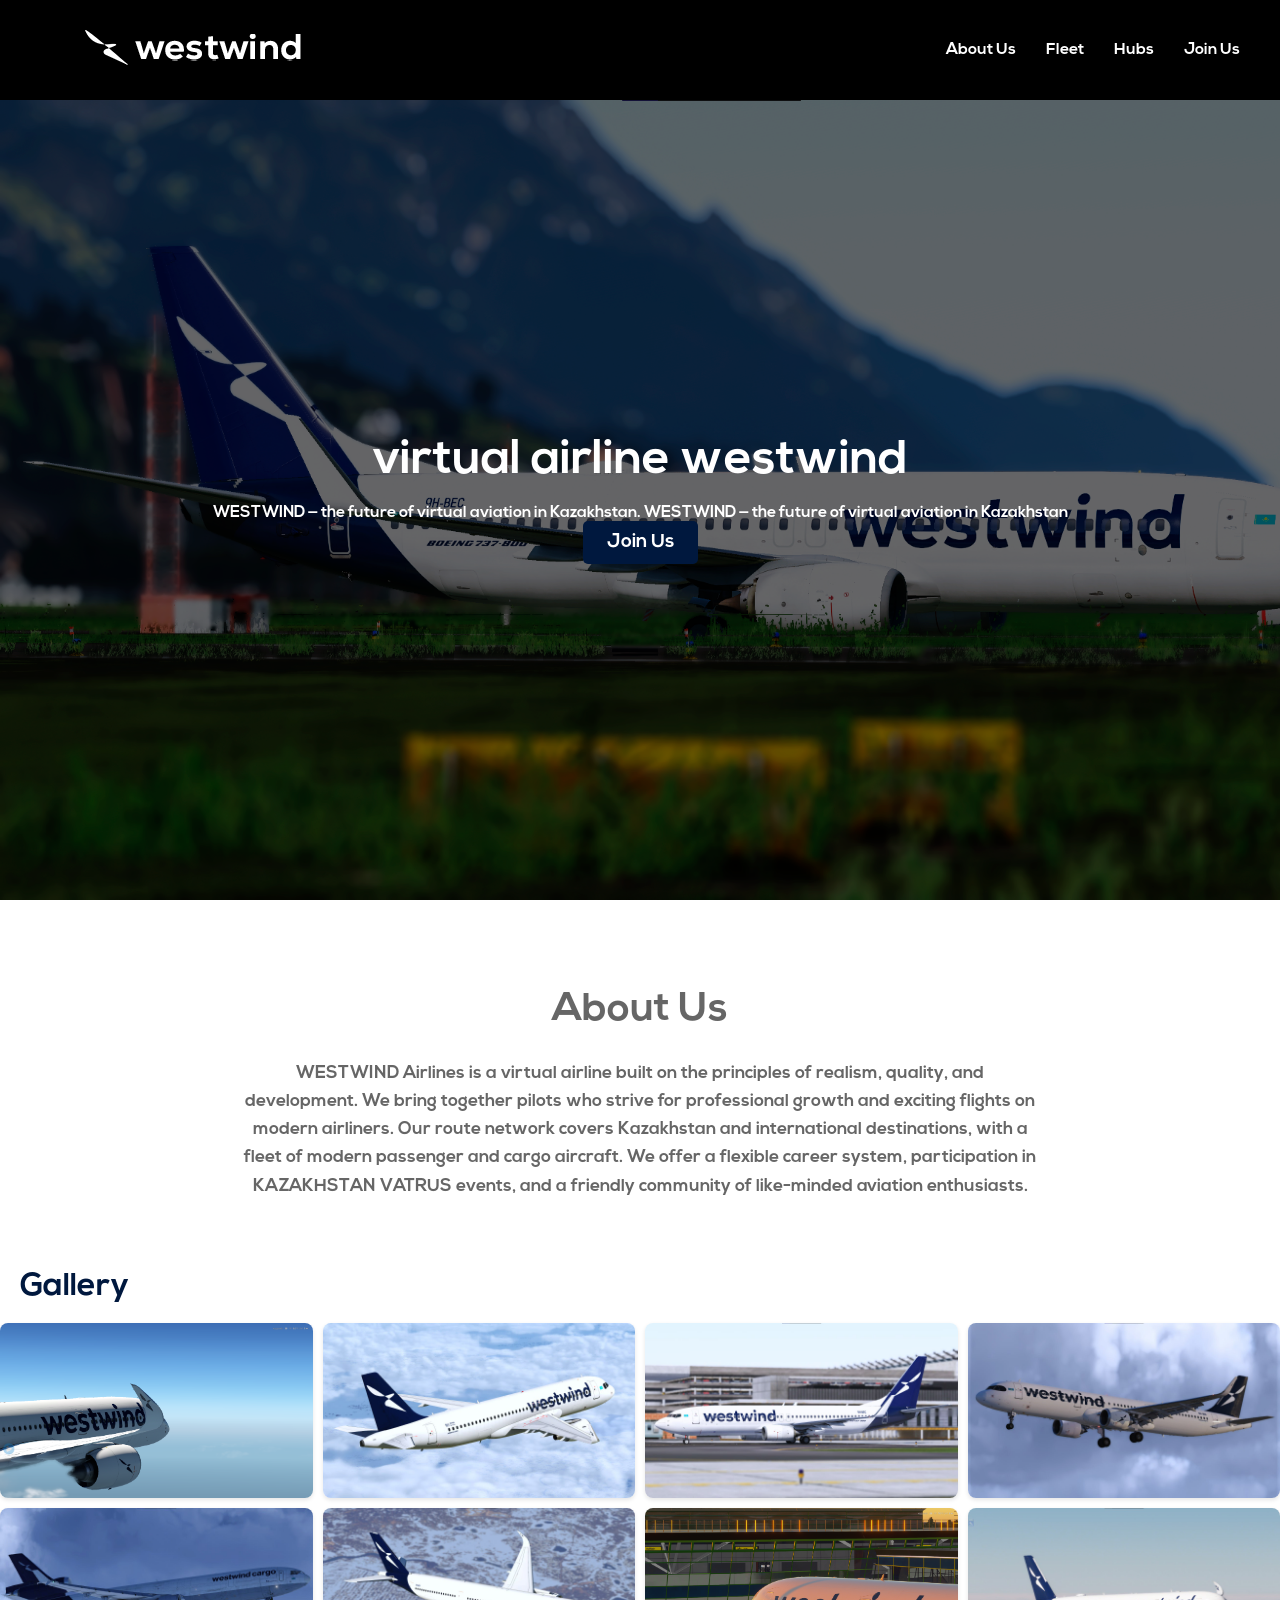
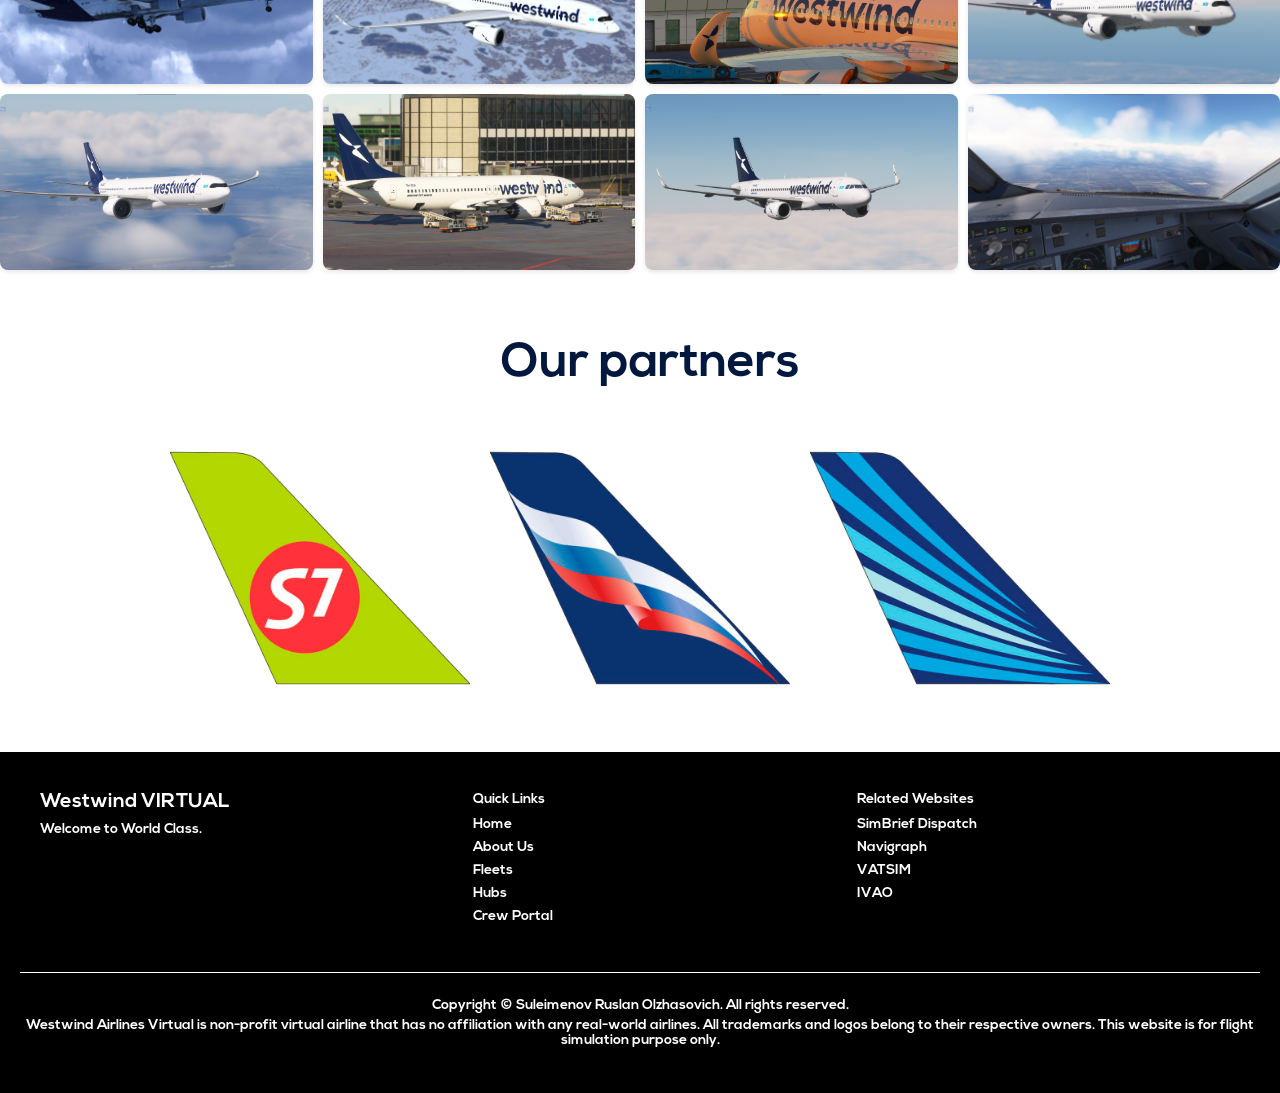
<file: index.html>
<!DOCTYPE html>
<html lang="ru">
<head>
    <meta charset="UTF-8" />
    <meta name="viewport" content="width=device-width, initial-scale=1.0" />
    <title>Westwind</title>
    <link rel="stylesheet" href="style.css" />
</head>
<body>
    <header class="header">
        <div class="header__title">
            <a href="index.html">
            <img src="image/12321312.png" alt="westwind logo">
            </a>
        </div>
        <nav class="header__menu">
            <ul>
                <li><a href="#About">About Us</a></li>
                <li><a href="fleets.html">Fleet</a></li>
                <li><a href="Hubs.html">Hubs</a></li>
                <li><a href="https://docs.google.com/forms/d/e/1FAIpQLScSACKANWXWpi_csPIl8aqpeRMVpfFf0xu1-HZ4otYMbqmwEA/viewform">Join Us</a></li>
            </ul>
        </nav>
    </header>
    <main>
        <article class='post'>
        <h1 class="main__title">virtual airline westwind</h1>
        <p>WESTWIND — the future of virtual aviation in Kazakhstan. WESTWIND — the future of virtual aviation in Kazakhstan</p>
        <a class="main__bottom" href="https://docs.google.com/forms/d/e/1FAIpQLScSACKANWXWpi_csPIl8aqpeRMVpfFf0xu1-HZ4otYMbqmwEA/viewform">Join Us</a>   
    </article>
        <article class="west" id="About">
            <h1>About Us</h1> 
            <p>WESTWIND Airlines is a virtual airline built on the principles of realism, quality, and development. We bring together pilots who strive for professional growth and exciting flights on modern airliners.

                Our route network covers Kazakhstan and international destinations, with a fleet of modern passenger and cargo aircraft. We offer a flexible career system, participation in KAZAKHSTAN VATRUS events, and a friendly community of like-minded aviation enthusiasts.</p>
        </article>
        
        <article class="photo">
    <div class = "conteiner">
        <h1 class='h1__gallery'>Gallery</h1>
        <div class = "gallery">
            <img src="/image/124.png" alt="Airbus A350-900 flying over mountains">
            <img src="/image/photo_2025-04-12_20-44-54.jpg" alt="Interior view of an Airbus A350-900 cabin">
            <img src="/image/photo_2025-04-12_20-59-23.jpg" alt="Pilot in the cockpit of an Airbus A350-900">
            <img src="/image/photo_2025-04-12_20-59-34.jpg" alt="Air hostess serving passengers on Airbus A350-900">
            <img src="/image/photo_2025-04-12_20-59-39.jpg" alt="MD-11 cargo plane taking off at night">
            <img src="/image/photo_2025-04-12_20-59-42.jpg" alt="Overhead luggage cabin in A359 aircraft.">
            <img src="/image/Снимок экрана 2025-04-28 192411.png" alt="Night view of Astana Airport with planes on the tarmac">
            <img src="/image/photo_2025-05-18_21-16-37.jpg" alt="Aerial view of Astana Airport during the day">
            <img src="/image/a333.png" alt="Airbus A330-900 taxiing on the runway">
            <img src="/image/B737.png" alt="Boeing 737-8 MAX parked at the gate">
            <img src="/image/123123123123.png" alt="Airport of Astana from the air">      
            <img src="/image/photo_2025-05-18_21-15-54.jpg" alt="Airport of Astana from the air">      
        </div>
    </div>    
        </article>
        <article class="h1__partners">
            <h1>Our partners</h1>
        </article>
        <article class="Our__partners">
            <div class="partners">
            
  <a href="https://discord.gg/kDmPH5vN8s" class="airline-logo">
    <img src="/image/S7_Airlines_Russia.png" alt="Alaska Airlines">
  </a>
  <a href="https://va-aeroflot.ru/" class="airline-logo">
    <img src="/image/Aeroflot_Russia.png" alt="American Airlines">
  </a>
  <a href="https://discord.gg/6BQncYka8n" class="airline-logo">
    <img src="/image/Azerbaijan_Airlines_Azerbaijan.png" alt="Air Canada">
  </a>
</div>
        </article>
    </main>

    <footer class="footer">
  <div class="footer-container">
    <div class="footer-left">
      <div class="logo">Westwind VIRTUAL</div>
      <div class="tagline">Welcome to World Class.</div>
      <div class="social-icons">
        <a href=""><i class="fab fa-Vkontakte"></i></a>
        <a href=""><i class="fab fa-discord"></i></a>
      </div>
    </div>
    <div class="footer-center">
      <h4>Quick Links</h4>
      <ul>
        <li><a href="index.html">Home</a></li>
        <li><a href="#About">About Us</a></li>
        <li><a href="fleets.html">Fleets</a></li>
        <li><a href="Hubs.html">Hubs</a></li>
        <li><a href="https://www.fsairlines.net/crewcenter/index.php?status=va&status2=logged&va=55989&p=203671">Crew Portal</a></li>
      </ul>
    </div>
    <div class="footer-right">
      <h4>Related Websites</h4>
      <ul>
        <li><a href="https://dispatch.simbrief.com/home">SimBrief Dispatch</a></li>
        <li><a href="https://navigraph.com/">Navigraph</a></li>
        <li><a href="https://vatsim.net/">VATSIM</a></li>
        <li><a href="https://www.ivao.aero/">IVAO</a></li>
      </ul>
    </div>
  </div>
  <div class="footer-bottom">
    <p>Copyright © Suleimenov Ruslan Olzhasovich. All rights reserved.</p>
    <p>Westwind Airlines Virtual is non-profit virtual airline that has no affiliation with any real-world airlines. All trademarks and logos belong to their respective owners. This website is for flight simulation purpose only.</p>
    
</body>
</html>
</file>
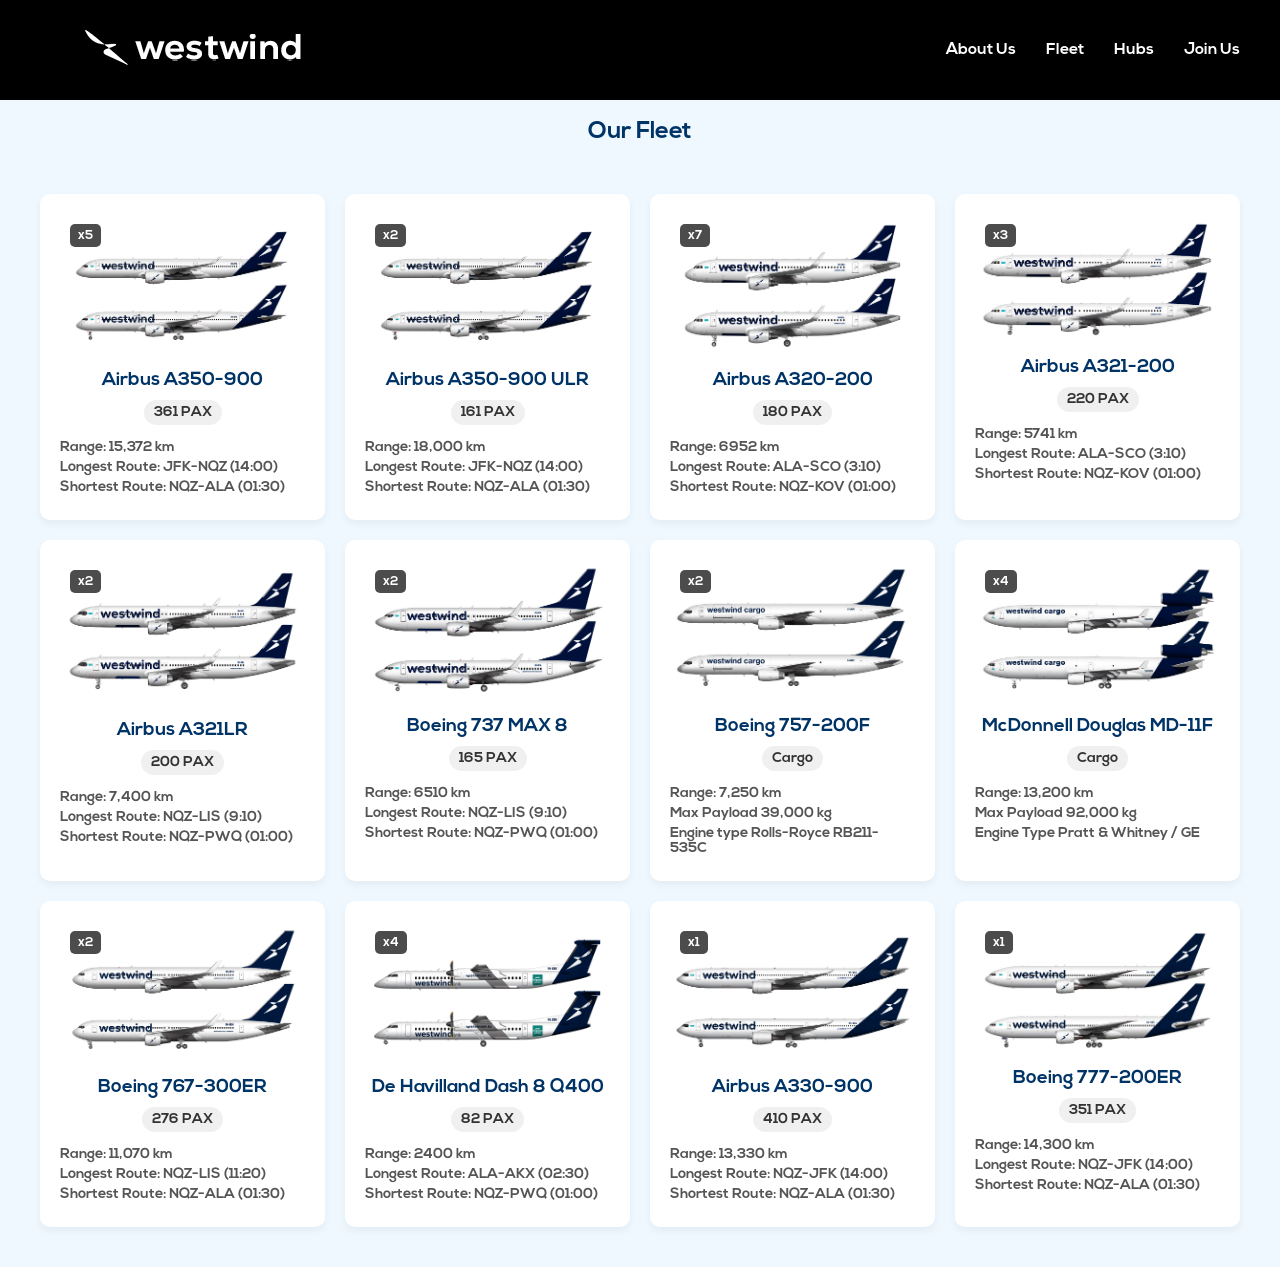
<file: fleets.html>
<!DOCTYPE html>
<html lang="en">
<head>
    <meta charset="UTF-8">
    <meta name="viewport" content="width=device-width, initial-scale=1.0">
    <title>Westwind - Our Fleet</title>
    <link rel="stylesheet" href="style.css">
</head>
<body>

    <header class="header">
            <div class="header__title">
            <a href="index.html">
            <img src="image/12321312.png" alt="westwind logo">
            </a>
        </div>
        <nav class="header__menu">
            <ul>
                <li><a href="index.html">About Us</a></li>
                <li><a href="fleets.html">Fleet</a></li>
                <li><a href="Hubs.html">Hubs</a></li>
                <li><a href="https://docs.google.com/forms/d/e/1FAIpQLScSACKANWXWpi_csPIl8aqpeRMVpfFf0xu1-HZ4otYMbqmwEA/viewform">Join Us</a></li>
            </ul>
        </nav>
    </header>

    <main class="fleet-page">
        <section class="fleet-header">
            <h2>Our Fleet</h2>
        </section>

        <section class="aircraft-grid">
            <div class="aircraft-card">
                <div class="aircraft-image">
                    <span class="availability">x5</span>
                    <img src="image/44849d8800dd70ef2cdbfae0d9ecb185d2e5d30521828fda28a4e4bf2f876065.png" alt="Airbus A350-900">
                </div>
                <h3>Airbus A350-900</h3>
                <div class="pax-capacity">
                    <span class="pax-label">361 PAX</span>
                </div>
                <div class="aircraft-details">
                    <p>Range: 15,372 km</p>
                    <p>Longest Route: JFK-NQZ (14:00)</p>
                    <p>Shortest Route: NQZ-ALA (01:30)</p>
                </div>
            </div>

            <div class="aircraft-card">
                <div class="aircraft-image">
                    <span class="availability">x2</span>
                    <img src="image/44849d8800dd70ef2cdbfae0d9ecb185d2e5d30521828fda28a4e4bf2f876065.png" alt="Airbus A350-900 ULR">
                </div>
                <h3>Airbus A350-900 ULR</h3>
                <div class="pax-capacity">
                    <span class="pax-label">161 PAX</span>
                </div>
                <div class="aircraft-details">
                    <p>Range: 18,000 km</p>
                    <p>Longest Route: JFK-NQZ (14:00)</p>
                    <p>Shortest Route: NQZ-ALA (01:30)</p>
                </div>
            </div>

            <div class="aircraft-card">
                <div class="aircraft-image">
                    <span class="availability">x7</span>
                    <img src="image/6ae9a79d680759cae0712b1b2abd6c030465ef9ab7d00dbc070d49a5c8b1fca9.png" alt="Airbus A320-200">
                </div>
                <h3>Airbus A320-200</h3>
                <div class="pax-capacity">
                    <span class="pax-label">180 PAX</span>
                </div>
                <div class="aircraft-details">
                    <p>Range: 6952 km</p>
                    <p>Longest Route: ALA-SCO (3:10)</p>
                    <p>Shortest Route: NQZ-KOV (01:00)</p>
                </div>
            </div>

                        <div class="aircraft-card">
                <div class="aircraft-image">
                    <span class="availability">x3</span>
                    <img src="image/56f2c1b19f7787c8b76dde05cf2ad83bb2f748e2cfdeac40ea5986ed9ac534fe.png" alt="Airbus A321-200">
                </div>
                <h3>Airbus A321-200</h3>
                <div class="pax-capacity">
                    <span class="pax-label">220 PAX</span>
                </div>
                <div class="aircraft-details">
                    <p>Range: 5741 km</p>
                    <p>Longest Route: ALA-SCO (3:10)</p>
                    <p>Shortest Route: NQZ-KOV (01:00)</p>
                </div>
            </div>

                        <div class="aircraft-card">
                <div class="aircraft-image">
                    <span class="availability">x2</span>
                    <img src="image/03716134231cc6da70a69f2e6e9f789f3167b07748e8ff7d6e7e84d7cc49aa72.png" alt="Airbus A321LR">
                </div>
                <h3>Airbus A321LR</h3>
                <div class="pax-capacity">
                    <span class="pax-label">200 PAX</span>
                </div>
                <div class="aircraft-details">
                    <p>Range: 7,400 km</p>
                    <p>Longest Route: NQZ-LIS (9:10)</p>
                    <p>Shortest Route: NQZ-PWQ (01:00)</p>
                </div>
            </div>

                        <div class="aircraft-card">
                <div class="aircraft-image">
                    <span class="availability">x2</span>
                    <img src="image/ee21e3fa5a2f788d4222068bfbc3a2117130c4903fb3f56a8bd4b06d41521351.png" alt="B737M8">
                </div>
                <h3>Boeing 737 MAX 8</h3>
                <div class="pax-capacity">
                    <span class="pax-label">165 PAX</span>
                </div>
                <div class="aircraft-details">
                    <p>Range: 6510 km</p>
                    <p>Longest Route: NQZ-LIS (9:10)</p>
                    <p>Shortest Route: NQZ-PWQ (01:00)</p>
                </div>
            </div>

                                    <div class="aircraft-card">
                <div class="aircraft-image">
                    <span class="availability">x2</span>
                    <img src="image/757-200-SF_white_rr_engines_1.png" alt="B757F">
                </div>
                <h3>Boeing 757-200F</h3>
                <div class="pax-capacity">
                    <span class="pax-label">Cargo</span>
                </div>
                <div class="aircraft-details">
                    <p>Range: 7,250 km</p>
                    <p>Max Payload 39,000 kg</p>
                    <p>Engine type Rolls-Royce RB211-535C</p>
                </div>
            </div>

                                    <div class="aircraft-card">
                <div class="aircraft-image">
                    <span class="availability">x4</span>
                    <img src="image/3d06c896d6301cf079245c3be268ce4f71abdc068ee62093ef287d4643f07644.png" alt="MD-11F">
                </div>
                <h3>McDonnell Douglas MD-11F</h3>
                <div class="pax-capacity">
                    <span class="pax-label">Cargo</span>
                </div>
                <div class="aircraft-details">
                    <p>Range: 13,200 km</p>
                    <p>Max Payload 92,000 kg</p>
                    <p>Engine Type Pratt & Whitney / GE</p>
                </div>
            </div>

                                                <div class="aircraft-card">
                <div class="aircraft-image">
                    <span class="availability">x2</span>
                    <img src="image/767-300_winglets_white_1.png" alt="MD-11F">
                </div>
                <h3>Boeing 767-300ER</h3>
                <div class="pax-capacity">
                    <span class="pax-label">276 PAX</span>
                </div>
                <div class="aircraft-details">
                    <p>Range: 11,070 km</p>
                    <p>Longest Route: NQZ-LIS (11:20)</p>
                    <p>Shortest Route: NQZ-ALA (01:30)</p>
                </div>
            </div>

                                                <div class="aircraft-card">
                <div class="aircraft-image">
                    <span class="availability">x4</span>
                    <img src="image/Q400_white.png" alt="MD-11F">
                </div>
                <h3>De Havilland Dash 8 Q400</h3>
                <div class="pax-capacity">
                    <span class="pax-label">82 PAX</span>
                </div>
                <div class="aircraft-details">
                    <p>Range: 2400 km</p>
                    <p>Longest Route: ALA-AKX (02:30)</p>
                    <p>Shortest Route: NQZ-PWQ (01:00)</p>
                </div>
            </div>

                                                <div class="aircraft-card">
                <div class="aircraft-image">
                    <span class="availability">x1</span>
                    <img src="image/A339_WESTWIND.png " alt="MD-11F">
                </div>
                <h3>Airbus A330-900</h3>
                <div class="pax-capacity">
                    <span class="pax-label">410 PAX</span>
                </div>
                <div class="aircraft-details">
                    <p>Range: 13,330 km</p>
                    <p>Longest Route: NQZ-JFK (14:00)</p>
                    <p>Shortest Route: NQZ-ALA (01:30)</p>
                </div>
            </div>

                                                <div class="aircraft-card">
                <div class="aircraft-image">
                    <span class="availability">x1</span>
                    <img src="image/B772_WESTWIND.png" alt="MD-11F">
                </div>
                <h3>Boeing 777-200ER</h3>
                <div class="pax-capacity">
                    <span class="pax-label">351 PAX</span>
                </div>
                <div class="aircraft-details">
                    <p>Range: 14,300 km</p>
                    <p>Longest Route: NQZ-JFK (14:00)</p>
                    <p>Shortest Route: NQZ-ALA (01:30)</p>
                </div>
            </div>

        </section>
    </main>

    <footer>
        <p>&copy; 2026 Suleimenov Ruslan Olzhasovich</p>
    </footer>

</body>
</html>
</file>
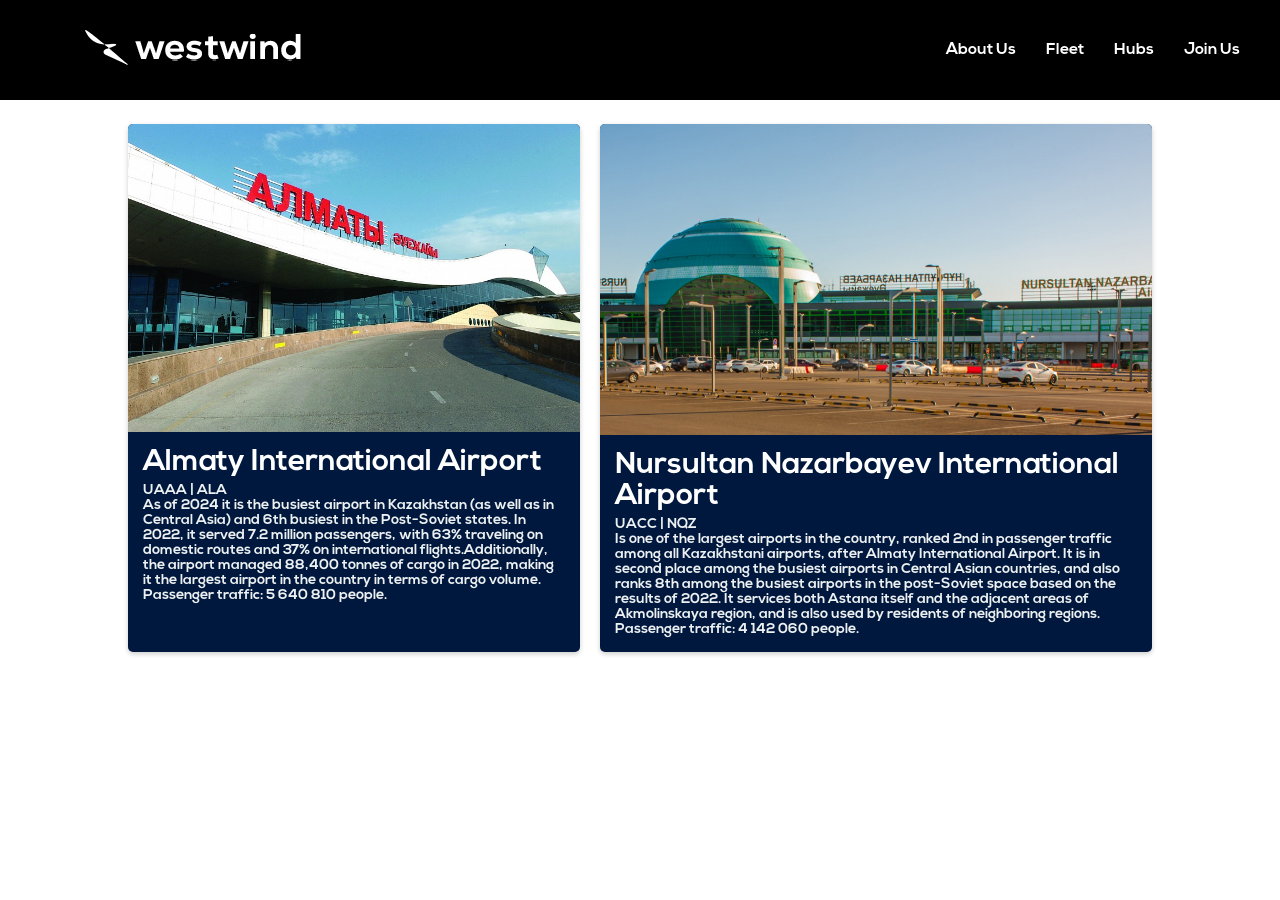
<file: Hubs.html>
<!DOCTYPE html>
<html lang="en">
<head>
    <meta charset="UTF-8">
    <meta name="viewport" content="width=device-width, initial-scale=1.0">
    <title>Westwind - Our Fleet</title>
    <link rel="stylesheet" href="style.css">
</head>
<body>

    <header class="header">
        <div class="header__title">
            <a href="index.html">
            <img src="image/12321312.png" alt="westwind logo">
            </a>
        </div>
        <nav class="header__menu">
            <ul>
                <li><a href="index.html">About Us</a></li>
                <li><a href="fleets.html">Fleet</a></li>
                <li><a href="Hubs.html">Hubs</a></li>
                <li><a href="https://docs.google.com/forms/d/e/1FAIpQLScSACKANWXWpi_csPIl8aqpeRMVpfFf0xu1-HZ4otYMbqmwEA/viewform">Join Us</a></li>
            </ul>
        </nav>
    </header>
    <main>
    <div class="container">
  <h2>Our Hubs and Focus Airports</h2>
  <div class="airports-grid">
    <div class="airport-card">
      <img src="/image/ALA.jpeg" alt="Almaty Airport">
      <div class="airport-info">
        <h3>Almaty International Airport</h3>
        <p>UAAA | ALA</p>
        <p>As of 2024 it is the busiest airport in Kazakhstan (as well as in Central Asia) and 6th busiest in the Post-Soviet states. In 2022, it served 7.2 million passengers, with 63% traveling on domestic routes and 37% on international flights.Additionally, the airport managed 88,400 tonnes of cargo in 2022, making it the largest airport in the country in terms of cargo volume.</p>
        <p>Passenger traffic: 5 640 810 people.</p>
    </div>
    </div>
    <div class="airport-card">
      <img src="/image/NQZ.jpg" alt="Nursultan Nazarbayev Airport">
      <div class="airport-info">
        <h3>Nursultan Nazarbayev International Airport</h3>
        <p>UACC | NQZ</p>
        <p>Is one of the largest airports in the country, ranked 2nd in passenger traffic among all Kazakhstani airports, after Almaty International Airport. It is in second place among the busiest airports in Central Asian countries, and also ranks 8th among the busiest airports in the post-Soviet space based on the results of 2022. It services both Astana itself and the adjacent areas of Akmolinskaya region, and is also used by residents of neighboring regions.</p>
        <p>Passenger traffic: 4 142 060 people.</p>
      </div>
    </div>
  </div>
</div>
</main>
</file>
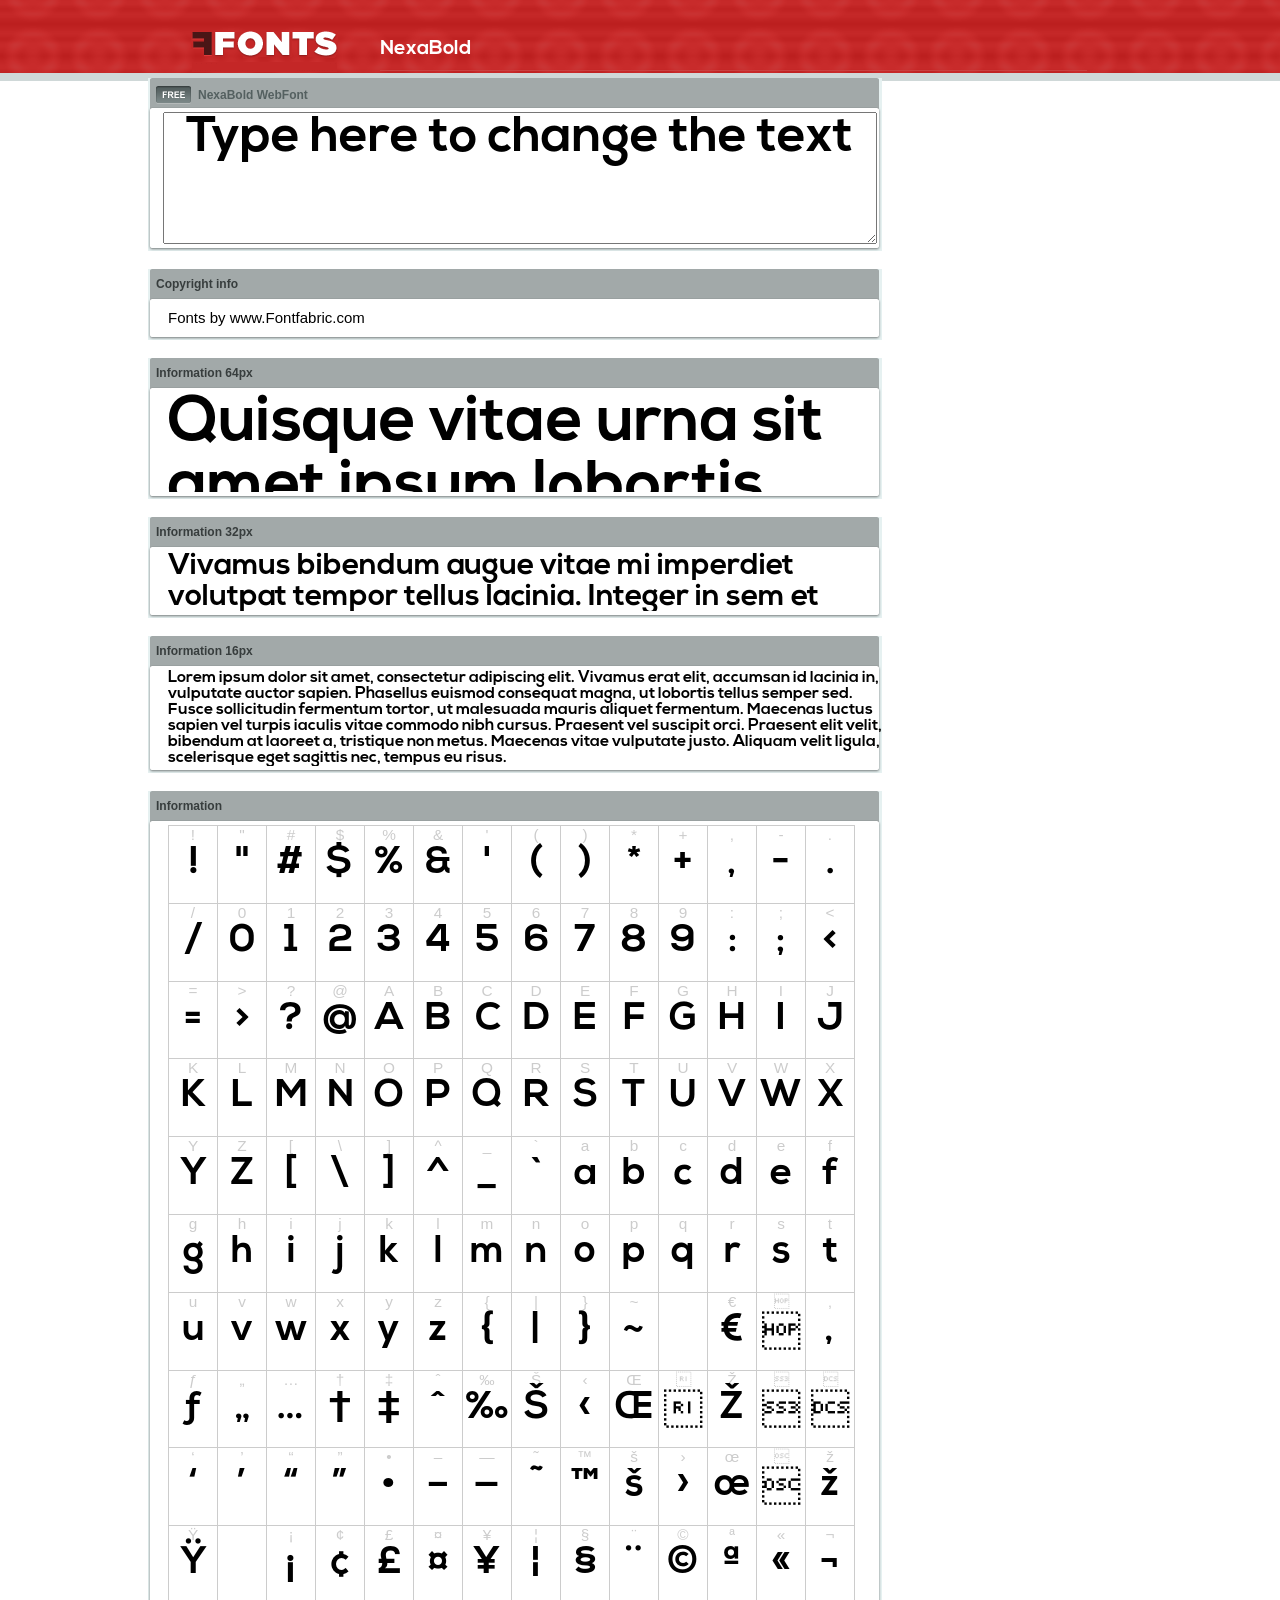
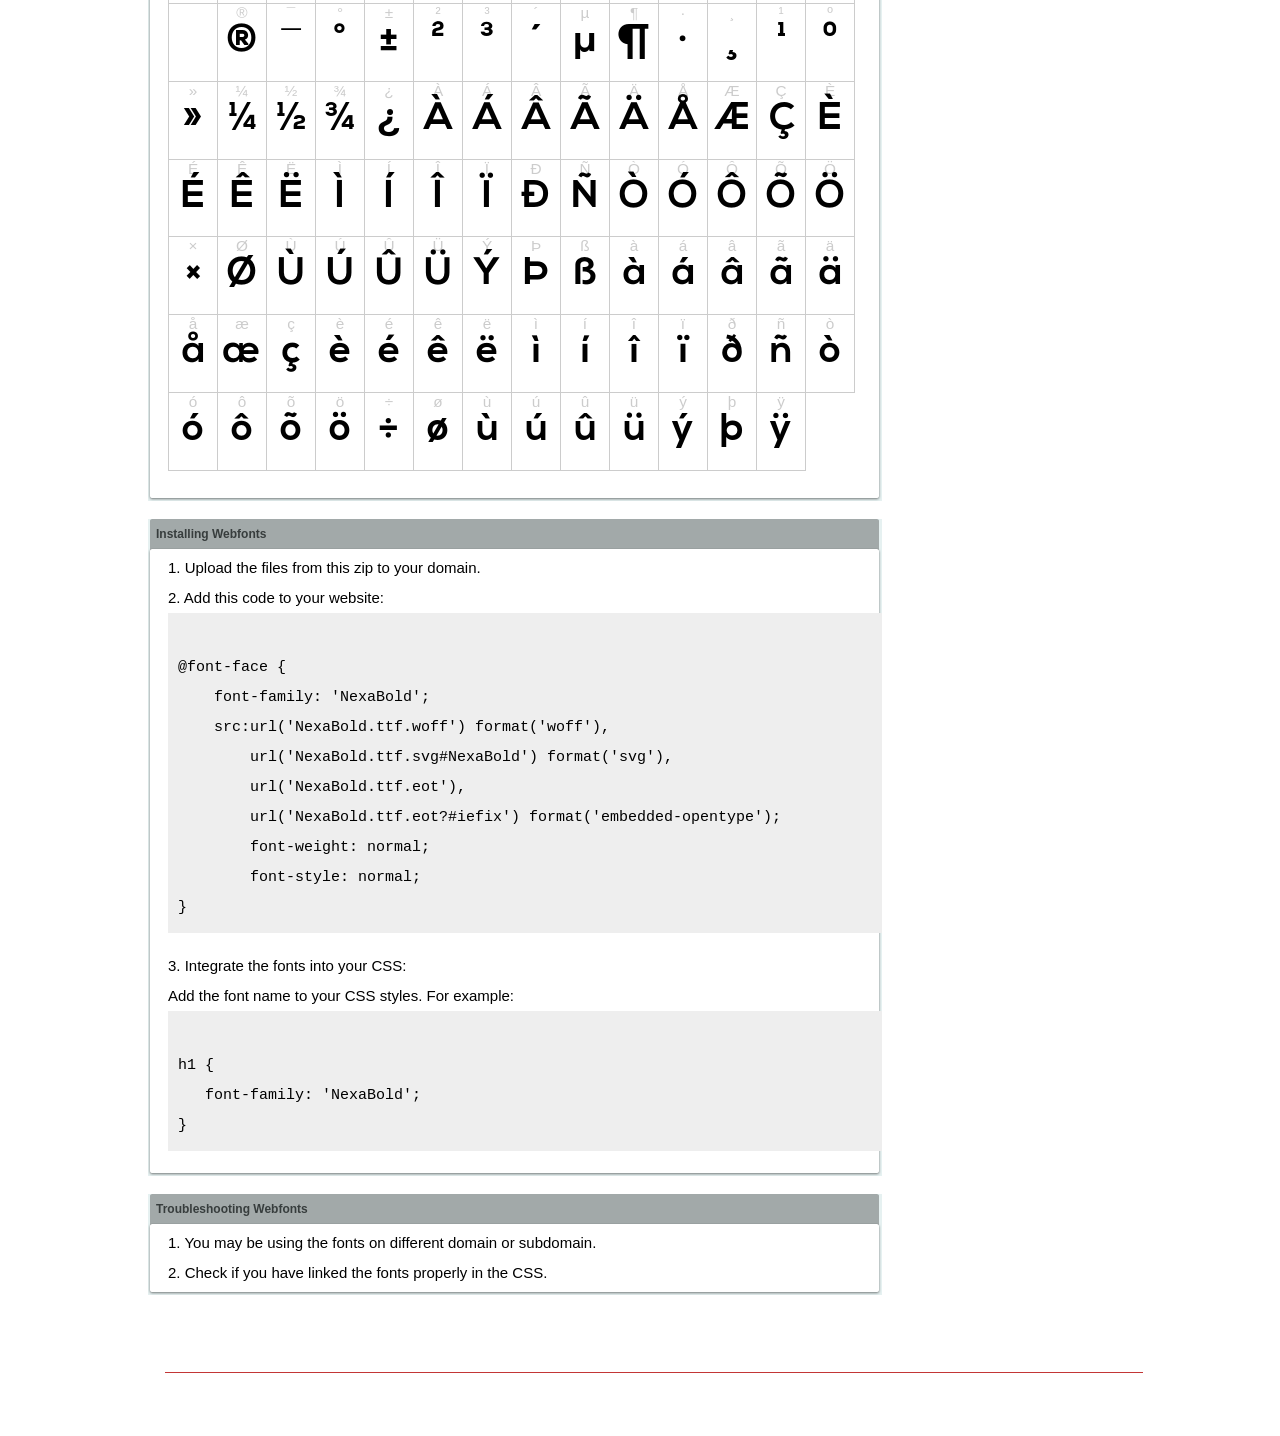
<file: webfonts_NexaBold/example.html>
<!DOCTYPE html PUBLIC "-//W3C//DTD XHTML 1.0 Transitional//EN" "http://www.w3.org/TR/xhtml1/DTD/xhtml1-transitional.dtd">
<html xmlns="http://www.w3.org/1999/xhtml">
<head>
<meta http-equiv="Content-Type" content="text/html; charset=UTF-8" />
<title>NexaBold WebFont</title>
<meta name="description" content="NexaBold WebFont" />
<meta name="keywords" content="NexaBold WebFont" />
<style type="text/css">
@font-face {
  font-family: 'NexaBold';
    src:  url('NexaBold.ttf.woff') format('woff'),
    url('NexaBold.ttf.svg#NexaBold') format('svg'),
    url('NexaBold.ttf.eot'),
    url('NexaBold.eot?#iefix') format('embedded-opentype'); 
    font-weight: normal;
    font-style: normal;
}.examplefontl {
  font-family: 'NexaBold';  
  color: black;
}
.examplefont {
  padding-bottom: 2em;
  overflow: hidden; 
  text-align: center;
}
.examplefont div {
  float: left;
  border: 1px solid #ccc;
  text-align: center;
  width: 1.25em;
  height: 2em;
  margin-right: -1px;
  margin-bottom: -1px;
  font-size: 3.2em; 
}
.examplefont div .defaultC {
  color: #ccc;
  font-family: arial, sans-serif;
  font-size: .4em;
  display: block;
}
*{margin:0;padding:0;}
body{margin:0px;padding:0px;background:#FFFFFF url(images/bgtile.gif?1) repeat-x;font-family:Arial, Helvetica, sans-serif;}
#header{background:url(images/headertile.gif);height:73px;margin:0px;overflow:hidden;}
#head{width:707px;float:left;height:31px;margin:39px 0 0 0;padding:0px;color:#ffffff;font-size:15px;border-bottom:1px solid #c94040;overflow:hidden;}
#head a{color:#ffffff;text-decoration:none;}
#headspan1{float:left;}
.container{width:994px;margin:0 auto;padding:0px;overflow:hidden;}
#content{width:734px;margin:5px 0px 0px 5px;float:left;padding:0px;font-size:12px;display:inline;color:#868e8e;overflow:hidden;}
.fontbox{background:url(images/fontboxtile.gif);width:734px;margin:0 0 18px 0;padding:0;overflow:hidden;}
.fontboxtop{background:url(images/fontboxtop.gif) no-repeat top left;height:18px;font-size:12px;color:#373d3d;width:718px;padding:8px;margin:0;overflow:hidden;}
.fontboxtop a{color:#373d3d;text-decoration:none;}
.fontboxspan1{background:url(images/free.gif) no-repeat;padding:2px 0 2px 42px;float:left;}
h6{background:url(images/logo.gif) top left no-repeat;width:230px;height:73px;margin:0px 0px 0px 7px;float:left;}
h6 a{display:block;height:73px;}
h6 a span{display:none;}
h1{display:inline;font-size:12px;font-weight:bold;color:#546060;padding:0px;float:left;}
.btn{border:0;margin:0;background:url('images/button.gif');background-repeat:repeat-x;color:#fff;width:127px;height:28px;font-size:17px;}
.inputsubtmi{border:1px solid #e1ebeb;border-bottom:2px solid #c7d1d1;padding:6px;margin:0 0 8px 0;}
.partner{font-size:16px;font-weight:bold;color:#000000;padding:0px;margin:39px 0px 12px 30px;}
.fontboxspan1notfree{padding:2px 0 2px 42px;float:left;}
#footer{height:123px;margin:0px;padding:0px;background:url(http://www.altfonts.com/images/foottile.gif);}
#foot{width:1005px;height:123px;background:url(http://www.altfonts.com/images/foot.gif) top left no-repeat;margin:0 auto;padding:0px;}
#copyright{height:31px;padding:28px 0 0 118px;margin:0 0 0 27px;border-bottom:1px solid #c33636;font-size:14px;color:#4a1616;}
code {
	white-space: pre;
	background-color: #eee;
	display: block;
	padding: 10px;
	margin-bottom: 18px;
	overflow: auto;
}    
</style>
</head>
<body>
<div id="header">
<div class="container">
<h6><a href="http://webfonts.ffonts.net" title="WebFonts"><span>WebFonts</span></a></h6>
<div id="head">
<span id="headspan1">
   <span style="font-family: 'NexaBold';font-size: 20px; color: white;">NexaBold</span> 
</span>
</div>
</div>
</div>
<div class="container">
<div id="content">
<!-- WebFont --> 
<div class="fontbox">
<div class="fontboxtop"><span class="fontboxspan1"><h1>NexaBold WebFont</h1></span></div>
 <textarea id="txtAreaTryFont" cols="" rows="2" style="font-family: 'NexaBold';width:97%; font-size: 50px; height: 130px;text-align: center;margin-left: 15px;" 
           onclick="if (this.value=='Type here to change the text') this.value=''">Type here to change the text</textarea>
<img src="images/fontboxbottom.gif" width="734" height="7" alt="" />
</div>
<div class="fontbox">
<div class="fontboxtop"><b>Copyright info</b></div>
<div style="text-align: left;margin-left:20px;color: black;font-size:15px;line-height:200%">
Fonts by www.Fontfabric.com<br />

</div>
<img src="images/fontboxbottom.gif" width="734" height="7" alt="" />
</div>
<div class="fontbox">
<div class="fontboxtop"><b>Information 64px</b></div>
<div style="font-family: 'NexaBold';margin-left:20px;font-size:64px;color:black;float: left;display: inline; overflow: hidden;height:100px;">
 Quisque vitae urna sit amet ipsum lobortis iaculis volutpat sit amet nibh. 
</div>
<img src="images/fontboxbottom.gif" width="734" height="7" alt="" />
</div>
<div class="fontbox">
<div class="fontboxtop"><b>Information 32px</b></div>
<div style="font-family: 'NexaBold';margin-left:20px;font-size:30px;color:black;float: left;display: inline; overflow: hidden;height:60px;">
 Vivamus bibendum augue vitae mi imperdiet volutpat tempor tellus lacinia. Integer in sem et neque iaculis malesuada. 
</div>
<img src="images/fontboxbottom.gif" width="734" height="7" alt="" />
</div>
<div class="fontbox">
<div class="fontboxtop"><b>Information 16px</b></div>
<div style="font-family: 'NexaBold';margin-left:20px;font-size:16px;color:black;float: left;display: inline; overflow: hidden;">
 Lorem ipsum dolor sit amet, consectetur adipiscing elit. Vivamus erat elit, accumsan id lacinia in, vulputate auctor sapien. Phasellus euismod consequat magna, ut lobortis tellus semper sed. Fusce sollicitudin fermentum tortor, ut malesuada mauris aliquet fermentum. Maecenas luctus sapien vel turpis iaculis vitae commodo nibh cursus. Praesent vel suscipit orci. Praesent elit velit, bibendum at laoreet a, tristique non metus. Maecenas vitae vulputate justo. Aliquam velit ligula, scelerisque eget sagittis nec, tempus eu risus. 
</div>
<img src="images/fontboxbottom.gif" width="734" height="7" alt="" />
</div>
<div class="fontbox">
<div class="fontboxtop"><b>Information</b></div>
<div class="examplefont examplefontl" style="text-align: center;margin-left:20px;">
 <div><span class="defaultC">&#33;</span><span>&#33;</span></div><div><span class="defaultC">&#34;</span><span>&#34;</span></div><div><span class="defaultC">&#35;</span><span>&#35;</span></div><div><span class="defaultC">&#36;</span><span>&#36;</span></div><div><span class="defaultC">&#37;</span><span>&#37;</span></div><div><span class="defaultC">&#38;</span><span>&#38;</span></div><div><span class="defaultC">&#39;</span><span>&#39;</span></div><div><span class="defaultC">&#40;</span><span>&#40;</span></div><div><span class="defaultC">&#41;</span><span>&#41;</span></div><div><span class="defaultC">&#42;</span><span>&#42;</span></div><div><span class="defaultC">&#43;</span><span>&#43;</span></div><div><span class="defaultC">&#44;</span><span>&#44;</span></div><div><span class="defaultC">&#45;</span><span>&#45;</span></div><div><span class="defaultC">&#46;</span><span>&#46;</span></div><div><span class="defaultC">&#47;</span><span>&#47;</span></div><div><span class="defaultC">&#48;</span><span>&#48;</span></div><div><span class="defaultC">&#49;</span><span>&#49;</span></div><div><span class="defaultC">&#50;</span><span>&#50;</span></div><div><span class="defaultC">&#51;</span><span>&#51;</span></div><div><span class="defaultC">&#52;</span><span>&#52;</span></div><div><span class="defaultC">&#53;</span><span>&#53;</span></div><div><span class="defaultC">&#54;</span><span>&#54;</span></div><div><span class="defaultC">&#55;</span><span>&#55;</span></div><div><span class="defaultC">&#56;</span><span>&#56;</span></div><div><span class="defaultC">&#57;</span><span>&#57;</span></div><div><span class="defaultC">&#58;</span><span>&#58;</span></div><div><span class="defaultC">&#59;</span><span>&#59;</span></div><div><span class="defaultC">&#60;</span><span>&#60;</span></div><div><span class="defaultC">&#61;</span><span>&#61;</span></div><div><span class="defaultC">&#62;</span><span>&#62;</span></div><div><span class="defaultC">&#63;</span><span>&#63;</span></div><div><span class="defaultC">&#64;</span><span>&#64;</span></div><div><span class="defaultC">&#65;</span><span>&#65;</span></div><div><span class="defaultC">&#66;</span><span>&#66;</span></div><div><span class="defaultC">&#67;</span><span>&#67;</span></div><div><span class="defaultC">&#68;</span><span>&#68;</span></div><div><span class="defaultC">&#69;</span><span>&#69;</span></div><div><span class="defaultC">&#70;</span><span>&#70;</span></div><div><span class="defaultC">&#71;</span><span>&#71;</span></div><div><span class="defaultC">&#72;</span><span>&#72;</span></div><div><span class="defaultC">&#73;</span><span>&#73;</span></div><div><span class="defaultC">&#74;</span><span>&#74;</span></div><div><span class="defaultC">&#75;</span><span>&#75;</span></div><div><span class="defaultC">&#76;</span><span>&#76;</span></div><div><span class="defaultC">&#77;</span><span>&#77;</span></div><div><span class="defaultC">&#78;</span><span>&#78;</span></div><div><span class="defaultC">&#79;</span><span>&#79;</span></div><div><span class="defaultC">&#80;</span><span>&#80;</span></div><div><span class="defaultC">&#81;</span><span>&#81;</span></div><div><span class="defaultC">&#82;</span><span>&#82;</span></div><div><span class="defaultC">&#83;</span><span>&#83;</span></div><div><span class="defaultC">&#84;</span><span>&#84;</span></div><div><span class="defaultC">&#85;</span><span>&#85;</span></div><div><span class="defaultC">&#86;</span><span>&#86;</span></div><div><span class="defaultC">&#87;</span><span>&#87;</span></div><div><span class="defaultC">&#88;</span><span>&#88;</span></div><div><span class="defaultC">&#89;</span><span>&#89;</span></div><div><span class="defaultC">&#90;</span><span>&#90;</span></div><div><span class="defaultC">&#91;</span><span>&#91;</span></div><div><span class="defaultC">&#92;</span><span>&#92;</span></div><div><span class="defaultC">&#93;</span><span>&#93;</span></div><div><span class="defaultC">&#94;</span><span>&#94;</span></div><div><span class="defaultC">&#95;</span><span>&#95;</span></div><div><span class="defaultC">&#96;</span><span>&#96;</span></div><div><span class="defaultC">&#97;</span><span>&#97;</span></div><div><span class="defaultC">&#98;</span><span>&#98;</span></div><div><span class="defaultC">&#99;</span><span>&#99;</span></div><div><span class="defaultC">&#100;</span><span>&#100;</span></div><div><span class="defaultC">&#101;</span><span>&#101;</span></div><div><span class="defaultC">&#102;</span><span>&#102;</span></div><div><span class="defaultC">&#103;</span><span>&#103;</span></div><div><span class="defaultC">&#104;</span><span>&#104;</span></div><div><span class="defaultC">&#105;</span><span>&#105;</span></div><div><span class="defaultC">&#106;</span><span>&#106;</span></div><div><span class="defaultC">&#107;</span><span>&#107;</span></div><div><span class="defaultC">&#108;</span><span>&#108;</span></div><div><span class="defaultC">&#109;</span><span>&#109;</span></div><div><span class="defaultC">&#110;</span><span>&#110;</span></div><div><span class="defaultC">&#111;</span><span>&#111;</span></div><div><span class="defaultC">&#112;</span><span>&#112;</span></div><div><span class="defaultC">&#113;</span><span>&#113;</span></div><div><span class="defaultC">&#114;</span><span>&#114;</span></div><div><span class="defaultC">&#115;</span><span>&#115;</span></div><div><span class="defaultC">&#116;</span><span>&#116;</span></div><div><span class="defaultC">&#117;</span><span>&#117;</span></div><div><span class="defaultC">&#118;</span><span>&#118;</span></div><div><span class="defaultC">&#119;</span><span>&#119;</span></div><div><span class="defaultC">&#120;</span><span>&#120;</span></div><div><span class="defaultC">&#121;</span><span>&#121;</span></div><div><span class="defaultC">&#122;</span><span>&#122;</span></div><div><span class="defaultC">&#123;</span><span>&#123;</span></div><div><span class="defaultC">&#124;</span><span>&#124;</span></div><div><span class="defaultC">&#125;</span><span>&#125;</span></div><div><span class="defaultC">&#126;</span><span>&#126;</span></div><div><span class="defaultC">&#127;</span><span>&#127;</span></div><div><span class="defaultC">&#128;</span><span>&#128;</span></div><div><span class="defaultC">&#129;</span><span>&#129;</span></div><div><span class="defaultC">&#130;</span><span>&#130;</span></div><div><span class="defaultC">&#131;</span><span>&#131;</span></div><div><span class="defaultC">&#132;</span><span>&#132;</span></div><div><span class="defaultC">&#133;</span><span>&#133;</span></div><div><span class="defaultC">&#134;</span><span>&#134;</span></div><div><span class="defaultC">&#135;</span><span>&#135;</span></div><div><span class="defaultC">&#136;</span><span>&#136;</span></div><div><span class="defaultC">&#137;</span><span>&#137;</span></div><div><span class="defaultC">&#138;</span><span>&#138;</span></div><div><span class="defaultC">&#139;</span><span>&#139;</span></div><div><span class="defaultC">&#140;</span><span>&#140;</span></div><div><span class="defaultC">&#141;</span><span>&#141;</span></div><div><span class="defaultC">&#142;</span><span>&#142;</span></div><div><span class="defaultC">&#143;</span><span>&#143;</span></div><div><span class="defaultC">&#144;</span><span>&#144;</span></div><div><span class="defaultC">&#145;</span><span>&#145;</span></div><div><span class="defaultC">&#146;</span><span>&#146;</span></div><div><span class="defaultC">&#147;</span><span>&#147;</span></div><div><span class="defaultC">&#148;</span><span>&#148;</span></div><div><span class="defaultC">&#149;</span><span>&#149;</span></div><div><span class="defaultC">&#150;</span><span>&#150;</span></div><div><span class="defaultC">&#151;</span><span>&#151;</span></div><div><span class="defaultC">&#152;</span><span>&#152;</span></div><div><span class="defaultC">&#153;</span><span>&#153;</span></div><div><span class="defaultC">&#154;</span><span>&#154;</span></div><div><span class="defaultC">&#155;</span><span>&#155;</span></div><div><span class="defaultC">&#156;</span><span>&#156;</span></div><div><span class="defaultC">&#157;</span><span>&#157;</span></div><div><span class="defaultC">&#158;</span><span>&#158;</span></div><div><span class="defaultC">&#159;</span><span>&#159;</span></div><div><span class="defaultC">&#160;</span><span>&#160;</span></div><div><span class="defaultC">&#161;</span><span>&#161;</span></div><div><span class="defaultC">&#162;</span><span>&#162;</span></div><div><span class="defaultC">&#163;</span><span>&#163;</span></div><div><span class="defaultC">&#164;</span><span>&#164;</span></div><div><span class="defaultC">&#165;</span><span>&#165;</span></div><div><span class="defaultC">&#166;</span><span>&#166;</span></div><div><span class="defaultC">&#167;</span><span>&#167;</span></div><div><span class="defaultC">&#168;</span><span>&#168;</span></div><div><span class="defaultC">&#169;</span><span>&#169;</span></div><div><span class="defaultC">&#170;</span><span>&#170;</span></div><div><span class="defaultC">&#171;</span><span>&#171;</span></div><div><span class="defaultC">&#172;</span><span>&#172;</span></div><div><span class="defaultC">&#173;</span><span>&#173;</span></div><div><span class="defaultC">&#174;</span><span>&#174;</span></div><div><span class="defaultC">&#175;</span><span>&#175;</span></div><div><span class="defaultC">&#176;</span><span>&#176;</span></div><div><span class="defaultC">&#177;</span><span>&#177;</span></div><div><span class="defaultC">&#178;</span><span>&#178;</span></div><div><span class="defaultC">&#179;</span><span>&#179;</span></div><div><span class="defaultC">&#180;</span><span>&#180;</span></div><div><span class="defaultC">&#181;</span><span>&#181;</span></div><div><span class="defaultC">&#182;</span><span>&#182;</span></div><div><span class="defaultC">&#183;</span><span>&#183;</span></div><div><span class="defaultC">&#184;</span><span>&#184;</span></div><div><span class="defaultC">&#185;</span><span>&#185;</span></div><div><span class="defaultC">&#186;</span><span>&#186;</span></div><div><span class="defaultC">&#187;</span><span>&#187;</span></div><div><span class="defaultC">&#188;</span><span>&#188;</span></div><div><span class="defaultC">&#189;</span><span>&#189;</span></div><div><span class="defaultC">&#190;</span><span>&#190;</span></div><div><span class="defaultC">&#191;</span><span>&#191;</span></div><div><span class="defaultC">&#192;</span><span>&#192;</span></div><div><span class="defaultC">&#193;</span><span>&#193;</span></div><div><span class="defaultC">&#194;</span><span>&#194;</span></div><div><span class="defaultC">&#195;</span><span>&#195;</span></div><div><span class="defaultC">&#196;</span><span>&#196;</span></div><div><span class="defaultC">&#197;</span><span>&#197;</span></div><div><span class="defaultC">&#198;</span><span>&#198;</span></div><div><span class="defaultC">&#199;</span><span>&#199;</span></div><div><span class="defaultC">&#200;</span><span>&#200;</span></div><div><span class="defaultC">&#201;</span><span>&#201;</span></div><div><span class="defaultC">&#202;</span><span>&#202;</span></div><div><span class="defaultC">&#203;</span><span>&#203;</span></div><div><span class="defaultC">&#204;</span><span>&#204;</span></div><div><span class="defaultC">&#205;</span><span>&#205;</span></div><div><span class="defaultC">&#206;</span><span>&#206;</span></div><div><span class="defaultC">&#207;</span><span>&#207;</span></div><div><span class="defaultC">&#208;</span><span>&#208;</span></div><div><span class="defaultC">&#209;</span><span>&#209;</span></div><div><span class="defaultC">&#210;</span><span>&#210;</span></div><div><span class="defaultC">&#211;</span><span>&#211;</span></div><div><span class="defaultC">&#212;</span><span>&#212;</span></div><div><span class="defaultC">&#213;</span><span>&#213;</span></div><div><span class="defaultC">&#214;</span><span>&#214;</span></div><div><span class="defaultC">&#215;</span><span>&#215;</span></div><div><span class="defaultC">&#216;</span><span>&#216;</span></div><div><span class="defaultC">&#217;</span><span>&#217;</span></div><div><span class="defaultC">&#218;</span><span>&#218;</span></div><div><span class="defaultC">&#219;</span><span>&#219;</span></div><div><span class="defaultC">&#220;</span><span>&#220;</span></div><div><span class="defaultC">&#221;</span><span>&#221;</span></div><div><span class="defaultC">&#222;</span><span>&#222;</span></div><div><span class="defaultC">&#223;</span><span>&#223;</span></div><div><span class="defaultC">&#224;</span><span>&#224;</span></div><div><span class="defaultC">&#225;</span><span>&#225;</span></div><div><span class="defaultC">&#226;</span><span>&#226;</span></div><div><span class="defaultC">&#227;</span><span>&#227;</span></div><div><span class="defaultC">&#228;</span><span>&#228;</span></div><div><span class="defaultC">&#229;</span><span>&#229;</span></div><div><span class="defaultC">&#230;</span><span>&#230;</span></div><div><span class="defaultC">&#231;</span><span>&#231;</span></div><div><span class="defaultC">&#232;</span><span>&#232;</span></div><div><span class="defaultC">&#233;</span><span>&#233;</span></div><div><span class="defaultC">&#234;</span><span>&#234;</span></div><div><span class="defaultC">&#235;</span><span>&#235;</span></div><div><span class="defaultC">&#236;</span><span>&#236;</span></div><div><span class="defaultC">&#237;</span><span>&#237;</span></div><div><span class="defaultC">&#238;</span><span>&#238;</span></div><div><span class="defaultC">&#239;</span><span>&#239;</span></div><div><span class="defaultC">&#240;</span><span>&#240;</span></div><div><span class="defaultC">&#241;</span><span>&#241;</span></div><div><span class="defaultC">&#242;</span><span>&#242;</span></div><div><span class="defaultC">&#243;</span><span>&#243;</span></div><div><span class="defaultC">&#244;</span><span>&#244;</span></div><div><span class="defaultC">&#245;</span><span>&#245;</span></div><div><span class="defaultC">&#246;</span><span>&#246;</span></div><div><span class="defaultC">&#247;</span><span>&#247;</span></div><div><span class="defaultC">&#248;</span><span>&#248;</span></div><div><span class="defaultC">&#249;</span><span>&#249;</span></div><div><span class="defaultC">&#250;</span><span>&#250;</span></div><div><span class="defaultC">&#251;</span><span>&#251;</span></div><div><span class="defaultC">&#252;</span><span>&#252;</span></div><div><span class="defaultC">&#253;</span><span>&#253;</span></div><div><span class="defaultC">&#254;</span><span>&#254;</span></div><div><span class="defaultC">&#255;</span><span>&#255;</span></div> 
</div>
<img src="images/fontboxbottom.gif" width="734" height="7" alt="" />
</div>
<div class="fontbox">
<div class="fontboxtop"><b>Installing Webfonts</b></div>
<div style="text-align: left;margin-left:20px;color: black;font-size:15px;line-height:200%">
1. Upload the files from this zip to your domain.<br />
2. Add this code to your website:<br />
<code>
@font-face {
    font-family: 'NexaBold';
    src:url('NexaBold.ttf.woff') format('woff'),
        url('NexaBold.ttf.svg#NexaBold') format('svg'),
        url('NexaBold.ttf.eot'),
        url('NexaBold.ttf.eot?#iefix') format('embedded-opentype'); 
        font-weight: normal;
        font-style: normal;
}
</code>
3. Integrate the fonts into your CSS:<br />
Add the font name to your CSS styles. For example:
<code>
h1 { 
   font-family: 'NexaBold';
}  
</code>
</div>
<img src="images/fontboxbottom.gif" width="734" height="7" alt="" />
</div>
<div class="fontbox">
<div class="fontboxtop"><b>Troubleshooting Webfonts</b></div>
<div style="text-align: left;margin-left:20px;color: black;font-size:15px;line-height:200%">
1. You may be using the fonts on different domain or subdomain.<Br />
2. Check if you have linked the fonts properly in the CSS.<Br />
</div>
<img src="images/fontboxbottom.gif" width="734" height="7" alt="" />
</div>
</div>
</div>
<div id="footer">
<div id="foot">
<div id="copyright" style="font-size:11px;color:white;">&copy; - <a href="http://www.ffonts.net" title="Free Fonts" style="color:white;">Free Fonts by www.FFonts.net</a> - </div>
</div>
</div>

</body>
</html>
</file>
<file: style.css>
@font-face {
    font-family: 'NexaBold';
    src:url('webfonts_NexaBold/NexaBold.ttf.woff') format('woff'),
        url('webfonts_NexaBold/NexaBold.ttf.svg') format('svg'),
        url('webfonts_NexaBold/NexaBold.ttf.eot'),
        url('webfonts_NexaBold/NexaBold.ttf.eot') format('embedded-opentype'); 
    font-weight: normal;
    font-style: normal;
}

*{
  margin: 0;
  padding: 0;
  box-sizing: border-box;
  font-family: 'NexaBold';
}

body {
    margin: 0;
    min-height: 100vh;
    color: white;  
}

.header {
  display: flex;
  justify-content: space-between;
  align-items: center;
  padding: 20px 40px;
  background-color: black; 
  height: 100px;
}

.header__title {
  color: white;
  font-size: 24px;
}

.header__menu {
  display: flex;
  justify-content: center;
}

.header__menu ul {
  display: flex;
  list-style: none;
  gap: 30px;
}

.header__menu li a {
  color: white;
  text-decoration: none;
  font-size: 16px;
}

main {
  display: flex;
  flex-direction: column;
  align-items: center;
}

.post {
    width: 100%;
    height: 800px; 
    display: flex;
    flex-direction: column;
    align-items: center; 
    justify-content: center; 
    margin-bottom: 20px;
    padding: 50px;
    background: url('image/77777.png');
    background-size: cover;

    color: white;
    text-align: center;
}

.main__title {
    font-size: 3em;
    margin-bottom: 20px;
    font-weight: bold;
}

.main__bottom {
    display: inline-block;
    padding: 12px 24px;
    background-color: #00183E;
    color: white;
    text-decoration: none;
    border-radius: 5px;
    font-size: 1.2em;
}

.west {
  background-color: white;
  color: #666;  
  padding: 50px; 
  border-radius: 10px;
  width: 80%;
  max-width: 900px; 
  margin: 20px auto;
  text-align: center; 
}
.west h1 {
  text-align: center;
  font-size: 2.5em;
  margin-bottom: 30px; 
}

.west p {
  font-size: 1.1em; 
  line-height: 1.6; 
  text-align: center;
}

.container {
  width: 80%;
  margin: 20px auto;
}

.h1__gallery{
  color:#00183E;
  text-align: left;
  margin-bottom: 20px;
  padding-left: 20px;
   font-size: 2em;

}

.gallery {
  display: grid;
  grid-template-columns: repeat(4, 1fr);
  gap: 10px;
  margin-bottom:70px ;
  }

.gallery img {
  width: 100%;
  height: auto;
  border-radius: 8px;
  box-shadow: 0 2px 4px rgba(0, 0, 0, 0.1);
    transition: transform 0.3s ease-in-out, box-shadow 0.3s ease-in-out;
}
.gallery img:hover {
    transform: translateY(-5px);
}

.fleet-page {
    padding: 20px;
    background-color: #f0f8ff;
}

.fleet-header {
    text-align: center;
    margin-bottom: 30px;
    color: #003366; 
}

.aircraft-grid {
    display: grid;
    grid-template-columns: repeat(4, 1fr);
    gap: 20px;
    padding: 20px;
}

.aircraft-card {
    background-color: #fff;
    border-radius: 10px;
    box-shadow: 0 4px 8px rgba(0, 0, 0, 0.05);
    padding: 20px;
    text-align: center;
    transition: transform 0.3s ease-in-out, box-shadow 0.3s ease-in-out;
}
.aircraft-card:hover {
    transform: translateY(-5px);
    box-shadow: 0 8px 16px rgba(0, 0, 0, 0.2);
}

.aircraft-image {
    position: relative;
    margin-bottom: 10px;
}

.aircraft-image img {
    width: 100%;
    height: auto;
    border-radius: 8px;
    display: block;
}

.availability {
    position: absolute;
    top: 10px;
    left: 10px;
    background-color: rgba(0, 0, 0, 0.7);
    color: white;
    padding: 5px 8px;
    border-radius: 5px;
    font-size: 0.8em;
}

.aircraft-card h3 {
    margin-bottom: 10px;
    color: #003366;
}

.pax-capacity {
    display: flex;
    justify-content: center;
    gap: 5px;
    margin-bottom: 10px;
}

.pax-label {
    background-color: #f0f0f0;
    color: #333;
    padding: 5px 10px;
    border-radius: 20px; 
    font-size: 0.9em;
}

.aircraft-details {
    margin-top: 15px;
    text-align: left;
    font-size: 0.9em;
    color: #555
}

.aircraft-details p {
    margin-bottom: 5px;
}

.container {
  width: 80%;
  margin: 0 auto;
  color: white;
}

.airports-grid {
  display: flex;
  gap: 20px; 
}

.airport-card {
  background-color: #00183E; 
  border-radius: 5px; 
  overflow: hidden; 
  box-shadow: 0 2px 5px rgba(0, 0, 0, 0.2); 
}

.airport-card img {
  width: 100%; 
  height: auto; 
  display: block; 
}

.airport-info {
  padding: 15px; 
  text-align: left; 
}

.airport-info h3 {
  margin: 0 0 5px; 
  font-size: 30px; 
}

.airport-info p {
  margin: 0; 
  font-size: 0.9em; 
  color: #ecf0f1; 
}

.h1__partners {
  color:#00183E;
  text-align: left;
  padding-left: 20px;
   font-size: 2em;
}

.partners {
  display: flex;
  justify-content: center;
  padding: 20px;
}

.partners img {
  width: 300px;
  height: auto;
  margin: 10px;
    transition: transform 0.3s ease-in-out, box-shadow 0.3s ease-in-out;
}
.partners img:hover {
    transform: translateY(-5px);}


.footer {
  background-color: black; 
  color: #ffffff;
  padding: 40px 20px;
  font-size: 14px;
}

.footer-container {
  display: flex;
  flex-wrap: wrap;
  justify-content: space-between;
  max-width: 1200px;
  margin: 0 auto;
}

.footer-left {
  flex: 1 1 250px;
  margin-bottom: 20px;
}
.logo {
  font-size: 20px;
  font-weight: bold;
  margin-bottom: 10px;
}
.tagline {
  margin-bottom: 15px;
}
.social-icons a {
  margin-right: 10px;
  color: white;
  font-size: 20px;
  text-decoration: none;
}
.social-icons a:hover {
  color: #ffcc00; 
}

.footer-center {
  flex: 1 1 200px;
  margin-bottom: 20px;
}
.footer-center h4 {
  margin-bottom: 10px;
}
.footer-center ul {
  list-style: none;
  padding: 0;
}
.footer-center li {
  margin-bottom: 8px;
}
.footer-center a {
  color: #ffffff;
  text-decoration: none;
}
.footer-center a:hover {
  text-decoration: underline;
}

.footer-right {
  flex: 1 1 200px;
  margin-bottom: 20px;
}
.footer-right h4 {
  margin-bottom: 10px;
}
.footer-right ul {
  list-style: none;
  padding: 0;
}
.footer-right li {
  margin-bottom: 8px;
}
.footer-right a {
  color: #ffffff;
  text-decoration: none;
}
.footer-right a:hover {
  text-decoration: underline;
}

.footer-bottom {
  border-top: 1px solid #ffffff;
  margin-top: 20px;
  padding-top: 20px;
  text-align: center;
}
.footer-bottom p {
  margin: 5px 0;
}

@media (max-width: 700px) {
 
  .airport-info p {
    font-size: 0.8em; 
  }


  .h1__partners {
    font-size: 1.5em; 
    padding-left: 10px; 
  }


  .partners {
    flex-direction: column; 
    align-items: center;
  }


  .partners img {
    width: 200px;
    margin: 10px 0;
  }


  .footer {
    padding: 20px 10px;
    font-size: 13px;
  }

 
  .footer-container {
    flex-direction: column; 
    align-items: center;
  }


  .footer-left,
  .footer-center,
  .footer-right {
    flex: 1 1 100%;
    margin-bottom: 20px;
    text-align: center; 
  }


  .logo {
    font-size: 18px;
  }

  .tagline {
    font-size: 0.9em;
  }

  .social-icons a {
    font-size: 18px;
  }

  .footer-center h4,
  .footer-right h4 {
    font-size: 1.2em;
  }

  .footer-center ul,
  .footer-right ul {
    padding: 0;
  }


  .footer-center li,
  .footer-right li {
    margin-bottom: 8px;
  }


  .footer-center a,
  .footer-right a {
    font-size: 0.9em;
  }


  .footer-bottom {
    padding: 15px 10px;
  }
}


@media (max-width: 480px) {

  .h1__partners {
    font-size: 1.2em;
    padding-left: 5px;
  }

  .partners img {
    width: 150px;
  }

  .footer {
    padding: 15px 10px;
    font-size: 12px;
  }


  .footer-container {
    align-items: center;
  }


  .logo {
    font-size: 16px;
  }

  .tagline {
    font-size: 0.8em;
  }

  .social-icons a {
    font-size: 16px;
  }


  .footer-center h4,
  .footer-right h4 {
    font-size: 1em;
  }


  .footer-center li,
  .footer-right li {
    margin-bottom: 6px;
  }


  .footer-center a,
  .footer-right a {
    font-size: 0.8em;
  }
}
</file>
